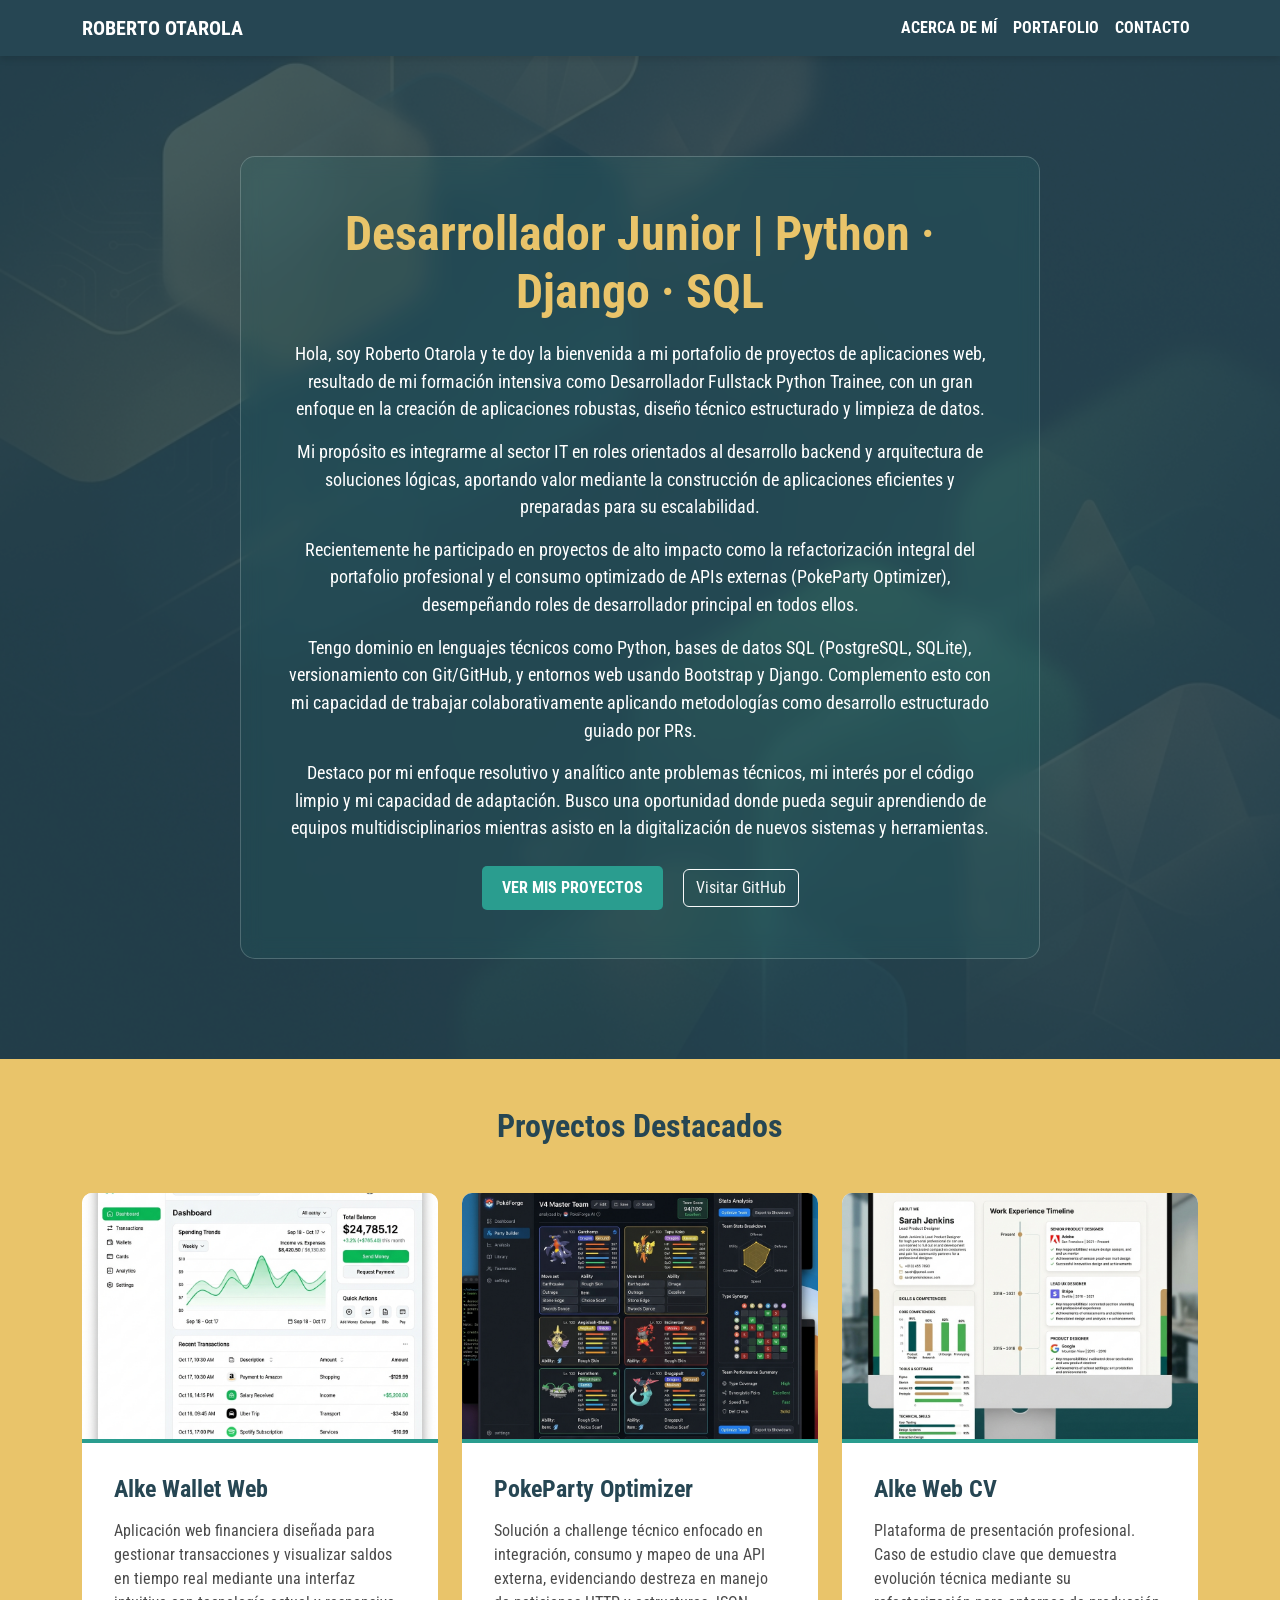
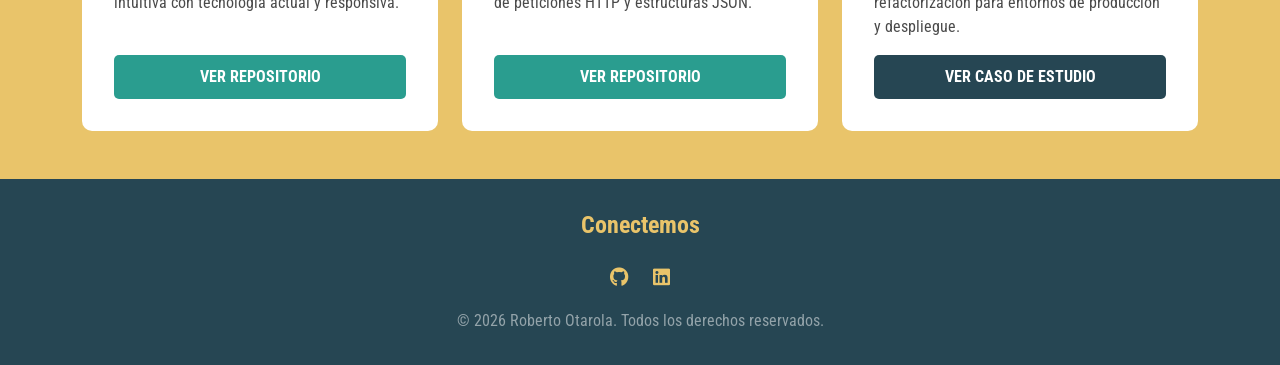
<file: index.html>
<!DOCTYPE html>
<html lang="es">

<head>
    <meta charset="UTF-8">
    <meta name="viewport" content="width=device-width, initial-scale=1.0">
    <title>Roberto Otarola | Fullstack Python Developer</title>
    <!-- Bootstrap 5 CSS -->
    <link href="https://cdn.jsdelivr.net/npm/bootstrap@5.3.0/dist/css/bootstrap.min.css" rel="stylesheet">
    <!-- FontAwesome for Icons -->
    <link rel="stylesheet" href="https://cdnjs.cloudflare.com/ajax/libs/font-awesome/6.4.0/css/all.min.css">
    <!-- Custom CSS -->
    <link rel="stylesheet" href="assets/css/styles.css">
</head>

<body>

    <!-- Navbar -->
    <nav class="navbar navbar-expand-lg navbar-custom sticky-top">
        <div class="container">
            <a class="navbar-brand" href="#">Roberto Otarola</a>
            <button class="navbar-toggler" type="button" data-bs-toggle="collapse" data-bs-toggle="collapse"
                data-bs-target="#navbarNav" aria-controls="navbarNav" aria-expanded="false"
                aria-label="Toggle navigation" style="background-color: var(--brand-accent);">
                <span class="navbar-toggler-icon"></span>
            </button>
            <div class="collapse navbar-collapse justify-content-end" id="navbarNav">
                <ul class="navbar-nav">
                    <li class="nav-item">
                        <a class="nav-link" href="#about">Acerca de mí</a>
                    </li>
                    <li class="nav-item">
                        <a class="nav-link" href="#portfolio">Portafolio</a>
                    </li>
                    <li class="nav-item">
                        <a class="nav-link" href="#contact">Contacto</a>
                    </li>
                </ul>
            </div>
        </div>
    </nav>

    <!-- Hero Section with Extract -->
    <header class="hero-section" id="about">
        <div class="container text-center">
            <div class="hero-content">
                <h1>Desarrollador Junior | Python &middot; Django &middot; SQL</h1>
                <p>
                    Hola, soy Roberto Otarola y te doy la bienvenida a mi portafolio de proyectos de aplicaciones web,
                    resultado de mi formación intensiva como Desarrollador
                    Fullstack Python Trainee, con un gran enfoque en la creación de aplicaciones
                    robustas, diseño técnico estructurado y limpieza de datos.
                </p>
                <p>
                    Mi propósito es integrarme al sector IT en roles orientados al desarrollo backend y arquitectura de
                    soluciones lógicas, aportando valor mediante la construcción de aplicaciones eficientes y preparadas
                    para su escalabilidad.
                </p>
                <p>
                    Recientemente he participado en proyectos de alto impacto como la refactorización integral del
                    portafolio profesional y el consumo optimizado de APIs externas (PokeParty Optimizer), desempeñando
                    roles de desarrollador principal en todos ellos.
                </p>
                <p>
                    Tengo dominio en lenguajes técnicos como Python, bases de datos SQL (PostgreSQL, SQLite),
                    versionamiento con Git/GitHub, y entornos web usando Bootstrap y Django. Complemento esto con mi
                    capacidad de trabajar colaborativamente aplicando metodologías como desarrollo estructurado guiado
                    por PRs.
                </p>
                <p>
                    Destaco por mi enfoque resolutivo y analítico ante problemas técnicos, mi interés por el código
                    limpio y mi capacidad de adaptación. Busco una oportunidad donde pueda seguir aprendiendo de equipos
                    multidisciplinarios mientras asisto en la digitalización de nuevos sistemas y herramientas.
                </p>
                <div class="mt-4">
                    <a href="#portfolio" class="btn btn-brand mx-2">Ver mis proyectos</a>
                    <a href="https://github.com/RobertoOtarola" target="_blank"
                        class="btn btn-outline-light mx-2">Visitar GitHub</a>
                </div>
            </div>
        </div>
    </header>

    <!-- Portfolio Section -->
    <section id="portfolio" class="container py-5">
        <h2 class="text-center mb-5">Proyectos Destacados</h2>
        <div class="row g-4">
            <!-- Project 1 -->
            <div class="col-md-4">
                <div class="card card-project h-100">
                    <img src="assets/img/alke_wallet.png" class="card-img-top" alt="Alke Wallet Web">
                    <div class="card-body">
                        <h3 class="card-title">Alke Wallet Web</h3>
                        <p class="card-text">Aplicación web financiera diseñada para gestionar transacciones y
                            visualizar saldos en tiempo real mediante una interfaz intuitiva con tecnología actual y
                            responsiva.</p>
                        <a href="https://github.com/RobertoOtarola/alke_wallet_web" target="_blank"
                            class="btn btn-brand mt-auto w-100">Ver Repositorio</a>
                    </div>
                </div>
            </div>

            <!-- Project 2 -->
            <div class="col-md-4">
                <div class="card card-project h-100">
                    <img src="assets/img/pokeparty.png" class="card-img-top" alt="PokeParty Optimizer">
                    <div class="card-body">
                        <h3 class="card-title">PokeParty Optimizer</h3>
                        <p class="card-text">Solución a challenge técnico enfocado en integración, consumo y mapeo de
                            una API externa, evidenciando destreza en manejo de peticiones HTTP y estructuras JSON.</p>
                        <a href="https://github.com/RobertoOtarola/pokeparty_optimizer" target="_blank"
                            class="btn btn-brand mt-auto w-100">Ver Repositorio</a>
                    </div>
                </div>
            </div>

            <!-- Project 3 -->
            <div class="col-md-4">
                <div class="card card-project h-100 border-2" style="border-color: var(--brand-secondary);">
                    <img src="assets/img/alke_cv.png" class="card-img-top" alt="Alke Web CV">
                    <div class="card-body">
                        <h3 class="card-title">Alke Web CV</h3>
                        <p class="card-text">Plataforma de presentación profesional. Caso de estudio clave que demuestra
                            evolución técnica mediante su refactorización para entornos de producción y despliegue.</p>
                        <a href="case-study.html" class="btn btn-brand mt-auto w-100"
                            style="background-color: var(--brand-primary);">Ver Caso de Estudio</a>
                    </div>
                </div>
            </div>
        </div>
    </section>

    <!-- Footer / Contact -->
    <footer id="contact"></footer>

    <!-- Scripts -->
    <script src="https://cdn.jsdelivr.net/npm/bootstrap@5.3.0/dist/js/bootstrap.bundle.min.js"></script>
    <script src="assets/js/footer.js"></script>
</body>

</html>
</file>
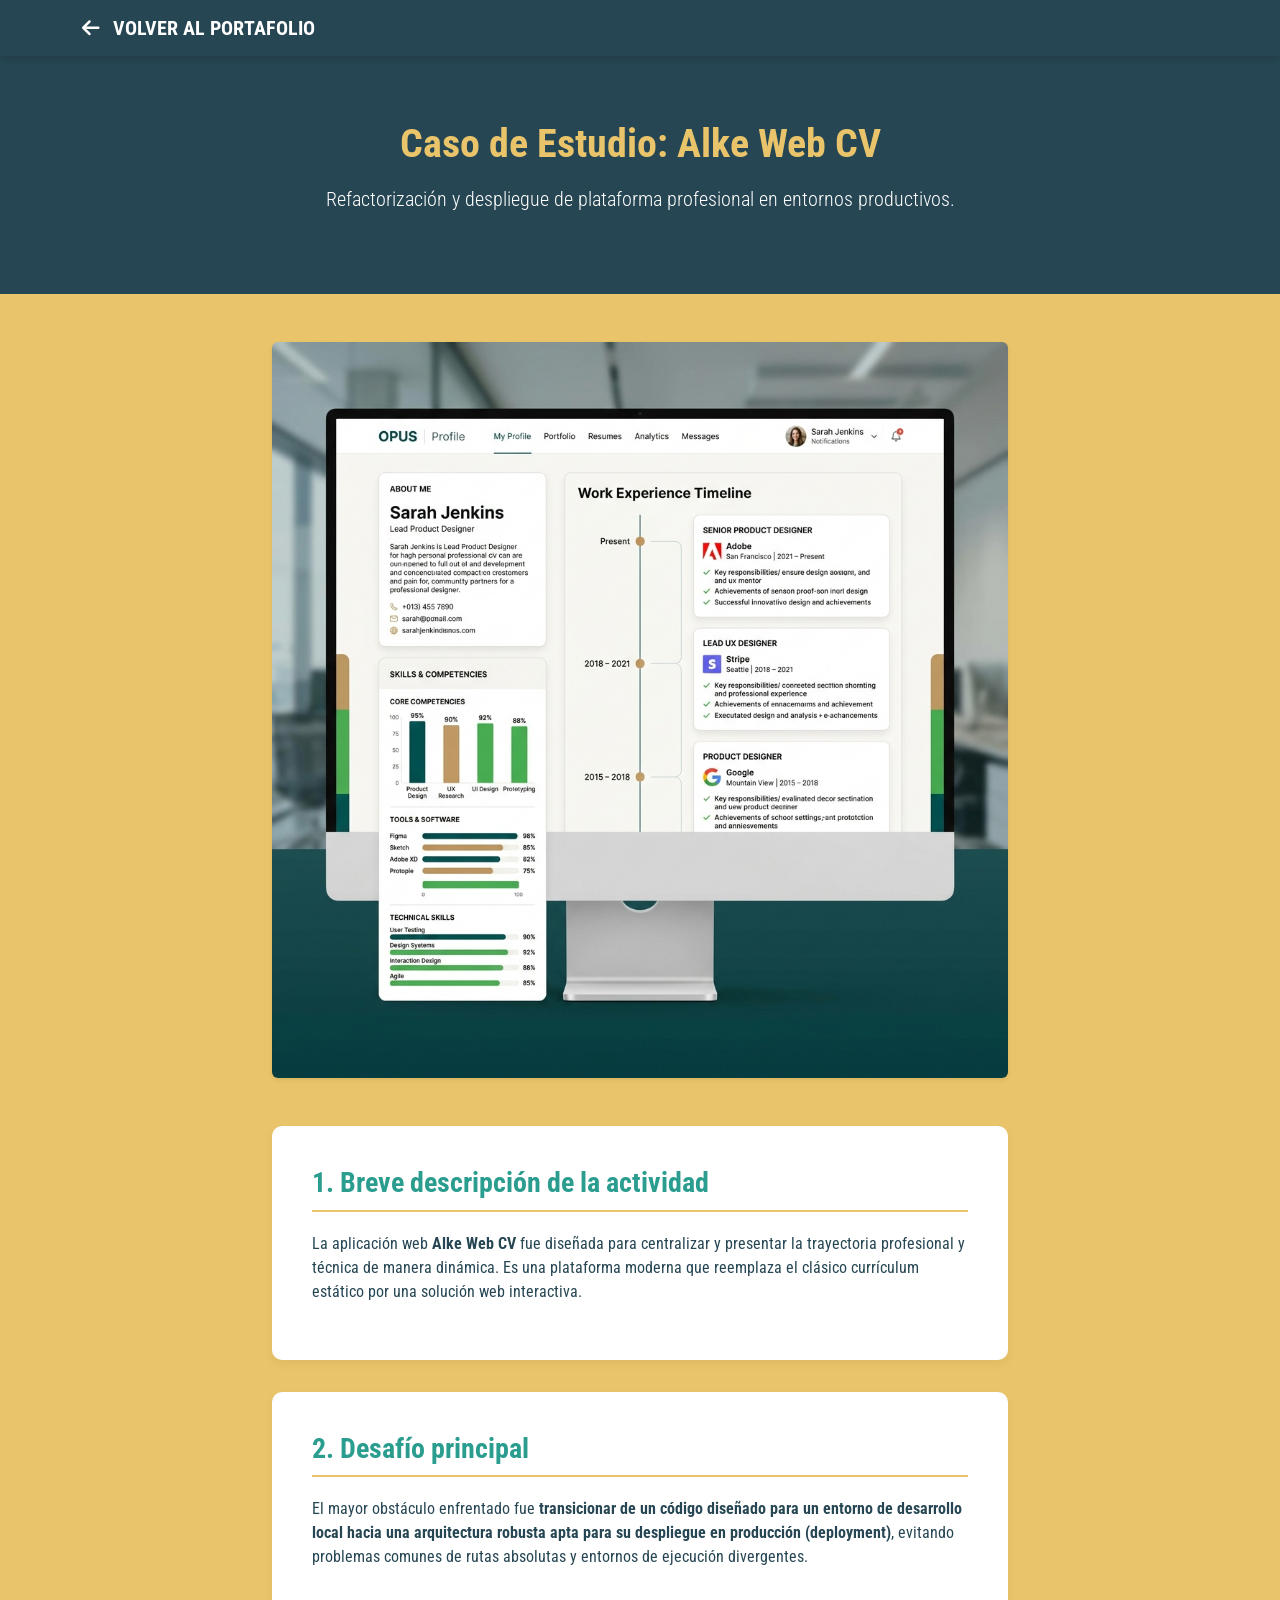
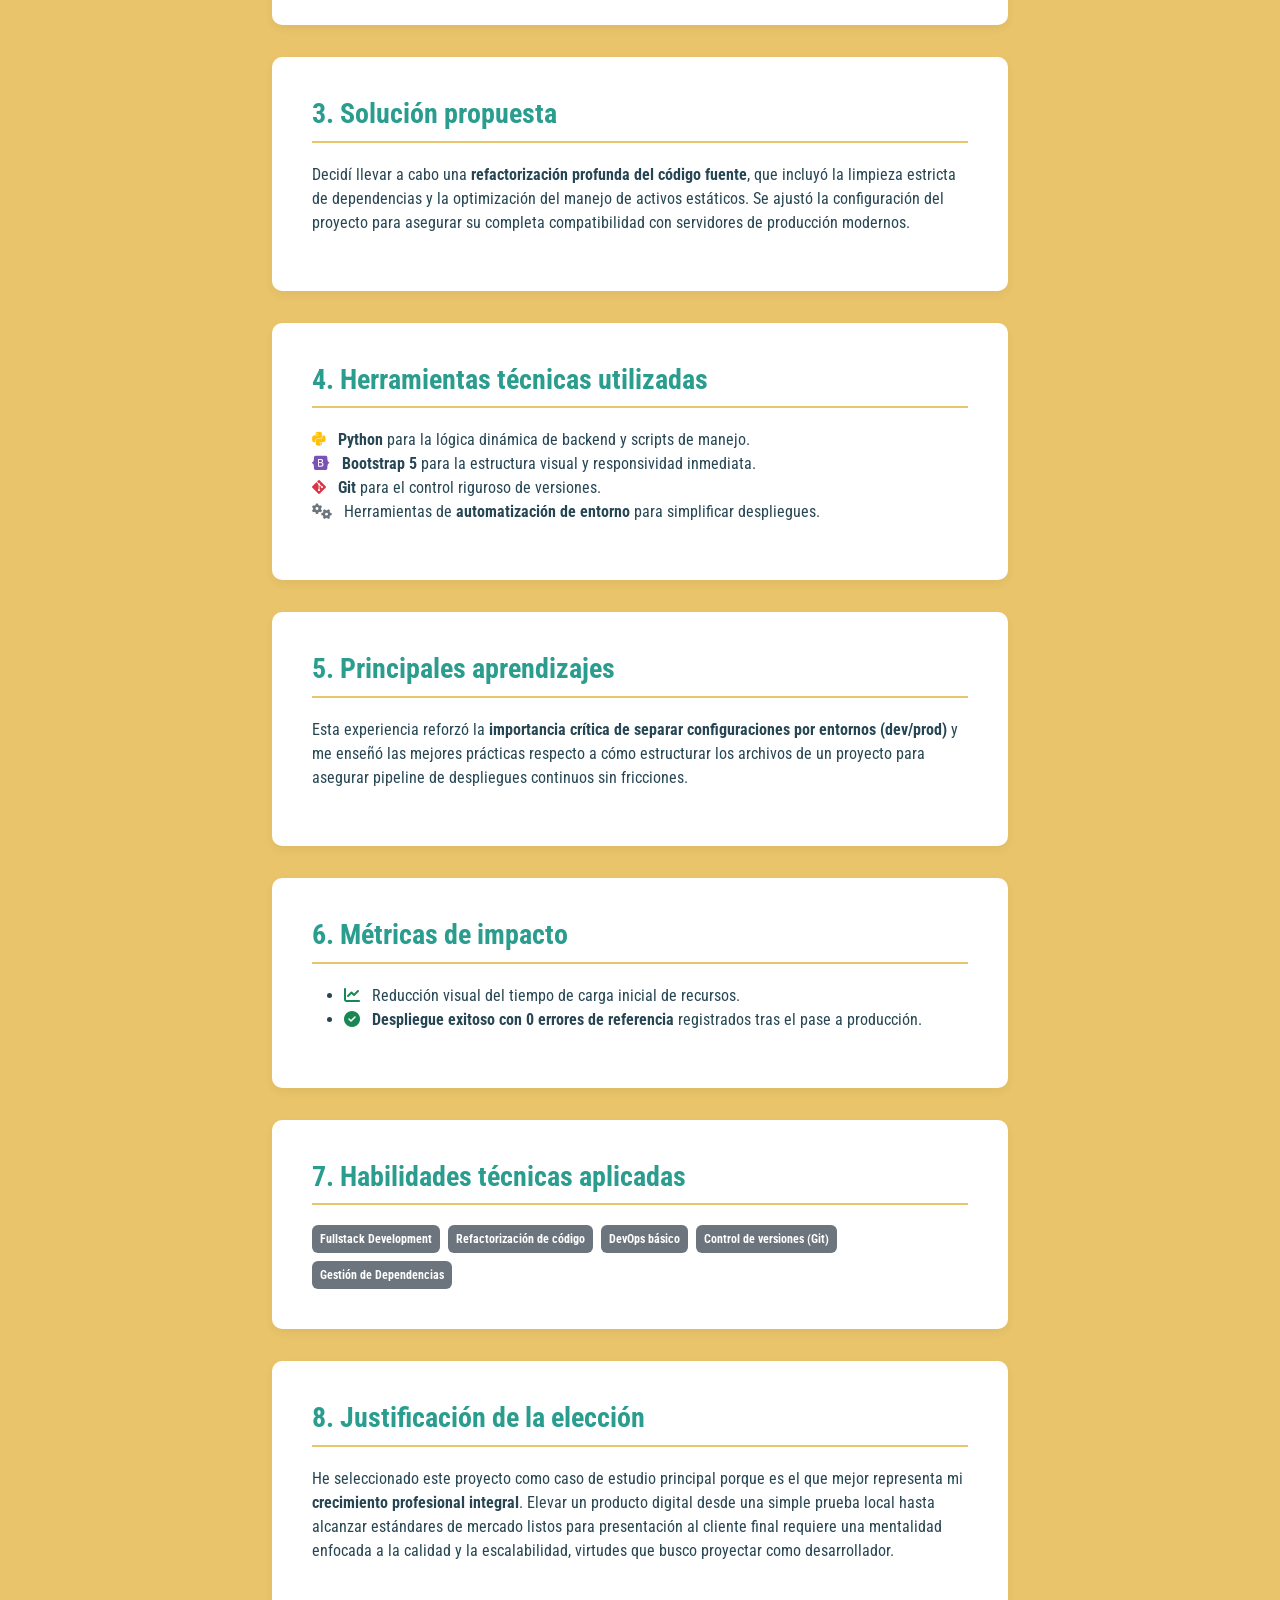
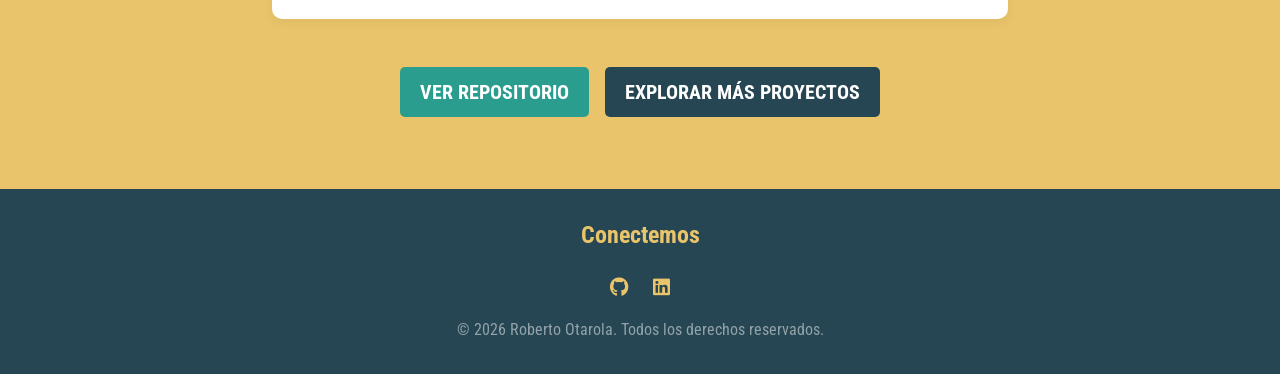
<file: case-study.html>
<!DOCTYPE html>
<html lang="es">

<head>
    <meta charset="UTF-8">
    <meta name="viewport" content="width=device-width, initial-scale=1.0">
    <title>Caso de Estudio: Alke Web CV | Roberto Otarola</title>
    <!-- Bootstrap 5 CSS -->
    <link href="https://cdn.jsdelivr.net/npm/bootstrap@5.3.0/dist/css/bootstrap.min.css" rel="stylesheet">
    <!-- FontAwesome-->
    <link rel="stylesheet" href="https://cdnjs.cloudflare.com/ajax/libs/font-awesome/6.4.0/css/all.min.css">
    <!-- Custom CSS -->
    <link rel="stylesheet" href="assets/css/styles.css">
</head>

<body>

    <!-- Navbar -->
    <nav class="navbar navbar-expand-lg navbar-custom sticky-top">
        <div class="container">
            <a class="navbar-brand" href="index.html">
                <i class="fas fa-arrow-left me-2"></i> Volver al Portafolio
            </a>
        </div>
    </nav>

    <!-- Header Case Study -->
    <header class="case-study-header">
        <div class="container">
            <h1>Caso de Estudio: Alke Web CV</h1>
            <p class="lead mt-3">Refactorización y despliegue de plataforma profesional en entornos productivos.</p>
        </div>
    </header>

    <!-- Main Content -->
    <main class="container py-5">
        <div class="row">
            <div class="col-lg-8 mx-auto">
                <div class="text-center mb-5">
                    <img src="assets/img/alke_cv.png" class="img-fluid rounded shadow-sm"
                        alt="Alke Web CV Dashboard preview">
                </div>

                <div class="case-study-section">
                    <h3>1. Breve descripción de la actividad</h3>
                    <p>La aplicación web <strong>Alke Web CV</strong> fue diseñada para centralizar y presentar la
                        trayectoria profesional y técnica de manera dinámica. Es una plataforma moderna que reemplaza el
                        clásico currículum estático por una solución web interactiva.</p>
                </div>

                <div class="case-study-section">
                    <h3>2. Desafío principal</h3>
                    <p>El mayor obstáculo enfrentado fue <strong>transicionar de un código diseñado para un entorno de
                            desarrollo local hacia una arquitectura robusta apta para su despliegue en producción
                            (deployment)</strong>, evitando problemas comunes de rutas absolutas y entornos de ejecución
                        divergentes.</p>
                </div>

                <div class="case-study-section">
                    <h3>3. Solución propuesta</h3>
                    <p>Decidí llevar a cabo una <strong>refactorización profunda del código fuente</strong>, que incluyó
                        la limpieza estricta de dependencias y la optimización del manejo de activos estáticos. Se
                        ajustó la configuración del proyecto para asegurar su completa compatibilidad con servidores de
                        producción modernos.</p>
                </div>

                <div class="case-study-section">
                    <h3>4. Herramientas técnicas utilizadas</h3>
                    <ul class="list-unstyled">
                        <li><i class="fab fa-python me-2 text-warning"></i> <strong>Python</strong> para la lógica
                            dinámica de backend y scripts de manejo.</li>
                        <li><i class="fab fa-bootstrap me-2" style="color:#7952b3"></i> <strong>Bootstrap 5</strong>
                            para la estructura visual y responsividad inmediata.</li>
                        <li><i class="fab fa-git-alt me-2 text-danger"></i> <strong>Git</strong> para el control
                            riguroso de versiones.</li>
                        <li><i class="fas fa-cogs me-2 text-secondary"></i> Herramientas de <strong>automatización de
                                entorno</strong> para simplificar despliegues.</li>
                    </ul>
                </div>

                <div class="case-study-section">
                    <h3>5. Principales aprendizajes</h3>
                    <p>Esta experiencia reforzó la <strong>importancia crítica de separar configuraciones por entornos
                            (dev/prod)</strong> y me enseñó las mejores prácticas respecto a cómo estructurar los
                        archivos de un proyecto para asegurar pipeline de despliegues continuos sin fricciones.</p>
                </div>

                <div class="case-study-section">
                    <h3>6. Métricas de impacto</h3>
                    <ul>
                        <li><i class="fas fa-chart-line text-success me-2"></i> Reducción visual del tiempo de carga
                            inicial de recursos.</li>
                        <li><i class="fas fa-check-circle text-success me-2"></i> <strong>Despliegue exitoso con 0
                                errores de referencia</strong> registrados tras el pase a producción.</li>
                    </ul>
                </div>

                <div class="case-study-section">
                    <h3>7. Habilidades técnicas aplicadas</h3>
                    <div class="d-flex flex-wrap gap-2">
                        <span class="badge bg-secondary p-2">Fullstack Development</span>
                        <span class="badge bg-secondary p-2">Refactorización de código</span>
                        <span class="badge bg-secondary p-2">DevOps básico</span>
                        <span class="badge bg-secondary p-2">Control de versiones (Git)</span>
                        <span class="badge bg-secondary p-2">Gestión de Dependencias</span>
                    </div>
                </div>

                <div class="case-study-section">
                    <h3>8. Justificación de la elección</h3>
                    <p>He seleccionado este proyecto como caso de estudio principal porque es el que mejor representa mi
                        <strong>crecimiento profesional integral</strong>. Elevar un producto digital desde una simple
                        prueba local hasta alcanzar estándares de mercado listos para presentación al cliente final
                        requiere una mentalidad enfocada a la calidad y la escalabilidad, virtudes que busco proyectar
                        como desarrollador.</p>
                </div>

                <div class="text-center mt-5 mb-4 d-flex justify-content-center gap-3 flex-wrap">
                    <a href="https://github.com/RobertoOtarola/alke_web_cv" target="_blank" class="btn btn-brand btn-lg">Ver Repositorio</a>
                    <a href="index.html#portfolio" class="btn btn-brand btn-lg" style="background-color: var(--brand-primary);">Explorar más proyectos</a>
                </div>
            </div>
        </div>
    </main>

    <!-- Footer -->
    <footer id="contact"></footer>

    <!-- Scripts -->
    <script src="https://cdn.jsdelivr.net/npm/bootstrap@5.3.0/dist/js/bootstrap.bundle.min.js"></script>
    <script src="assets/js/footer.js"></script>
</body>

</html>
</file>
<file: assets/css/styles.css>
@import url('https://fonts.googleapis.com/css2?family=Roboto+Condensed:wght@400;700&display=swap');

:root {
    --brand-bg: #E9C46A;
    --brand-primary: #264653;
    --brand-secondary: #2A9D8F;
    --brand-accent: #FFFFFF;
}

body {
    background-color: var(--brand-bg);
    color: var(--brand-primary);
    font-family: 'Roboto Condensed', sans-serif;
    -webkit-font-smoothing: antialiased;
}

h1, h2, h3, h4, h5, h6 {
    font-weight: 700;
    color: var(--brand-primary);
}

a {
    color: var(--brand-secondary);
    text-decoration: none;
    transition: all 0.2s ease-in-out;
}

a:hover {
    color: var(--brand-primary);
}

/* Custom Navbar */
.navbar-custom {
    background-color: var(--brand-primary);
    box-shadow: 0 4px 6px rgba(0,0,0,0.1);
}

.navbar-custom .navbar-brand,
.navbar-custom .nav-link {
    color: var(--brand-accent) !important;
    text-transform: uppercase;
    font-weight: 700;
}

.navbar-custom .nav-link:hover {
    color: var(--brand-secondary) !important;
}

/* Hero Section */
.hero-section {
    position: relative;
    background: url('../img/hero_bg.png') no-repeat center center/cover;
    padding: 100px 0;
    color: var(--brand-accent);
    text-align: center;
    overflow: hidden;
}

.hero-section::before {
    content: '';
    position: absolute;
    top: 0; left: 0; right: 0; bottom: 0;
    background: rgba(38, 70, 83, 0.85); /* Overlay --brand-primary */
    z-index: 1;
}

.hero-content {
    position: relative;
    z-index: 2;
    background: rgba(42, 157, 143, 0.1);
    backdrop-filter: blur(10px);
    -webkit-backdrop-filter: blur(10px);
    padding: 3rem;
    border-radius: 15px;
    border: 1px solid rgba(255,255,255,0.2);
    display: inline-block;
    max-width: 800px;
}

.hero-content h1 {
    color: var(--brand-bg);
    font-size: 3rem;
    margin-bottom: 20px;
}

.hero-content p {
    font-size: 1.15rem;
    font-weight: 400;
    margin-bottom: 15px;
}

/* Buttons */
.btn-brand {
    background-color: var(--brand-secondary);
    color: var(--brand-accent);
    border: none;
    border-radius: 5px;
    font-weight: 700;
    text-transform: uppercase;
    padding: 10px 20px;
    transition: all 0.3s ease;
}

.btn-brand:hover {
    background-color: var(--brand-primary);
    color: var(--brand-accent);
    transform: translateY(-2px);
    box-shadow: 0 4px 10px rgba(0,0,0,0.2);
}

/* Cards */
.card-project {
    background-color: var(--brand-accent);
    border: none;
    border-radius: 10px;
    overflow: hidden;
    transition: transform 0.3s ease, box-shadow 0.3s ease;
    height: 100%;
    display: flex;
    flex-direction: column;
}

.card-project:hover {
    transform: translateY(-5px);
    box-shadow: 0 10px 20px rgba(38, 70, 83, 0.2);
}

.card-img-top {
    height: 250px;
    object-fit: cover;
    border-bottom: 4px solid var(--brand-secondary);
}

.card-body {
    padding: 2rem;
    display: flex;
    flex-direction: column;
}

.card-title {
    color: var(--brand-primary);
    margin-bottom: 15px;
    font-size: 1.5rem;
}

.card-text {
    flex-grow: 1;
    color: #4a4a4a;
}

/* Case Study Specific */
.case-study-header {
    background-color: var(--brand-primary);
    color: var(--brand-accent);
    padding: 4rem 0;
    text-align: center;
}
.case-study-header h1 {
    color: var(--brand-bg);
}

.case-study-section {
    background: var(--brand-accent);
    border-radius: 10px;
    padding: 2.5rem;
    margin-bottom: 2rem;
    box-shadow: 0 4px 10px rgba(0,0,0,0.05);
}

.case-study-section h3 {
    color: var(--brand-secondary);
    border-bottom: 2px solid var(--brand-bg);
    padding-bottom: 10px;
    margin-bottom: 20px;
}

/* Footer */
footer {
    background-color: var(--brand-primary);
    color: var(--brand-accent);
    padding: 2rem 0;
    text-align: center;
}
footer a {
    color: var(--brand-bg);
    margin: 0 10px;
    font-size: 1.2rem;
}
footer a:hover {
    color: var(--brand-accent);
}
</file>
